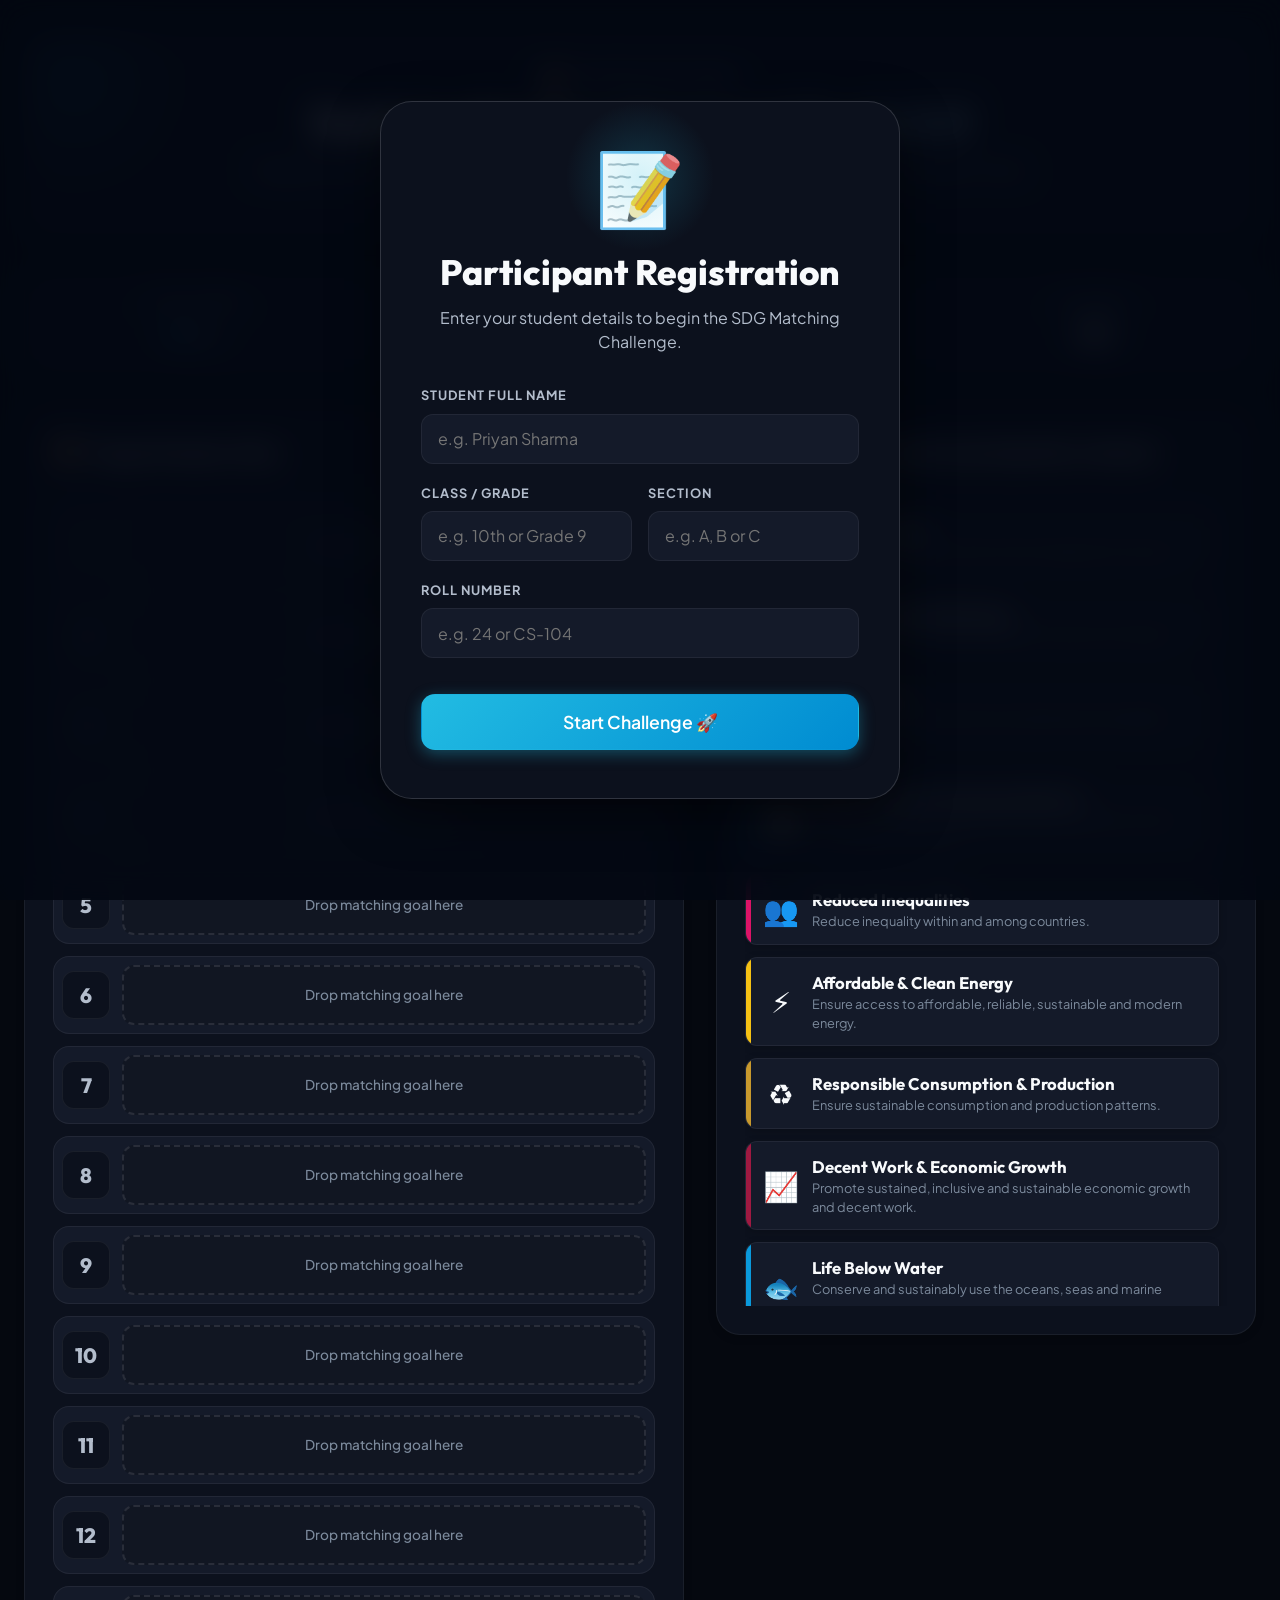
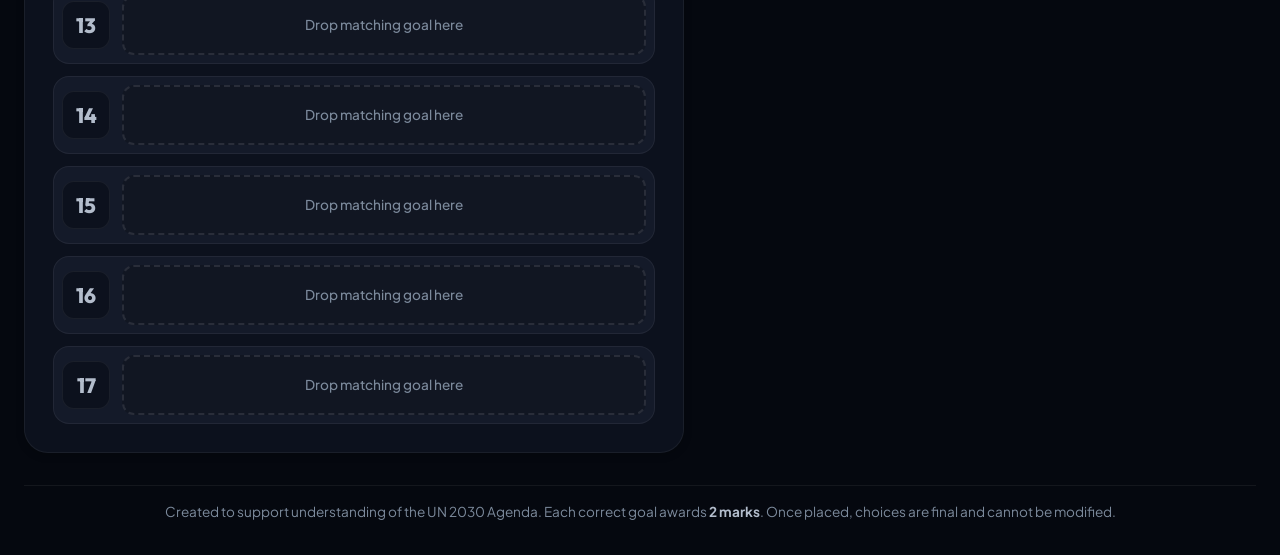
<file: index.html>
<!DOCTYPE html>
<html lang="en">
<head>
    <meta charset="UTF-8">
    <meta name="viewport" content="width=device-width, initial-scale=1.0">
    <title>UN SDG Matching Challenge 2.0</title>
    <meta name="description" content="Test your knowledge of the 17 United Nations Sustainable Development Goals (SDGs) in this interactive drag-and-drop matching game.">
    <!-- Google Fonts -->
    <link rel="preconnect" href="https://fonts.googleapis.com">
    <link rel="preconnect" href="https://fonts.gstatic.com" crossorigin>
    <link href="https://fonts.googleapis.com/css2?family=Outfit:wght@300;400;500;600;700;800&family=Plus+Jakarta+Sans:wght@300;400;500;600;700;800&display=swap" rel="stylesheet">
    <!-- Main stylesheet -->
    <link rel="stylesheet" href="style.css">
</head>
<body>
    <!-- Confetti canvas overlay -->
    <canvas id="confetti-canvas"></canvas>

    <!-- Registration Screen (Visible at start) -->
    <div id="registration-overlay" class="modal-overlay is-visible" role="dialog" aria-labelledby="reg-title">
        <div class="modal-card registration-card">
            <div class="modal-header-icon">📝</div>
            <h2 id="reg-title">Participant Registration</h2>
            <p class="modal-subtitle">Enter your student details to begin the SDG Matching Challenge.</p>
            <form id="registration-form">
                <div class="input-group">
                    <label for="participant-name">Student Full Name</label>
                    <input type="text" id="participant-name" required placeholder="e.g. Priyan Sharma" autocomplete="name">
                </div>
                <div class="form-row">
                    <div class="input-group">
                        <label for="participant-class">Class / Grade</label>
                        <input type="text" id="participant-class" required placeholder="e.g. 10th or Grade 9">
                    </div>
                    <div class="input-group">
                        <label for="participant-section">Section</label>
                        <input type="text" id="participant-section" required placeholder="e.g. A, B or C">
                    </div>
                </div>
                <div class="input-group">
                    <label for="participant-roll">Roll Number</label>
                    <input type="text" id="participant-roll" required placeholder="e.g. 24 or CS-104">
                </div>
                <button type="submit" class="btn btn-primary btn-large" style="width: 100%; margin-top: 1rem;">
                    Start Challenge 🚀
                </button>
            </form>
        </div>
    </div>

    <div class="app-container">
        <!-- Header Section -->
        <header class="app-header">
            <div class="logo-area">
                <span class="sdg-wheel-icon"></span>
                <h1>United Nations</h1>
            </div>
            <h2>Sustainable Development Goals 2.0</h2>
            <p class="subtitle">Drag the correct SDG card on the right and drop it into its matching number slot on the left. Once dropped, cards are locked and cannot be changed!</p>
        </header>

        <!-- Stats and Controls Dashboard -->
        <section class="dashboard-panel" aria-label="Game Dashboard">
            <div class="stat-box">
                <span class="stat-label">Total Marks</span>
                <span class="stat-value" id="score-display">0 <span class="score-max">/ 34</span></span>
            </div>
            <div class="stat-box">
                <span class="stat-label">Placed Goals</span>
                <span class="stat-value" id="match-display">0 / 17</span>
            </div>
            <div class="stat-box">
                <span class="stat-label">Time Elapsed</span>
                <span class="stat-value" id="timer-display">00:00</span>
            </div>
            <div class="stat-box">
                <span class="stat-label">Accuracy</span>
                <span class="stat-value" id="accuracy-display">0%</span>
            </div>
        </section>

        <!-- Main Game Area -->
        <main class="game-board" id="game-board">
            <!-- Left Side: Slots Container -->
            <section class="board-column column-left" aria-label="SDG Slots">
                <h3 class="column-title">
                    <span class="icon">📦</span> Target Number Slots
                </h3>
                <div class="slots-grid" id="slots-grid">
                    <!-- Slots dynamically injected here -->
                </div>
            </section>

            <!-- Right Side: Goals Draggable Container -->
            <section class="board-column column-right" aria-label="Draggable SDGs">
                <h3 class="column-title">
                    <span class="icon">🎨</span> Draggable Goal Cards (Identify & Match)
                </h3>
                <div class="goals-grid" id="goals-grid">
                    <!-- Draggable SDG cards dynamically injected here -->
                </div>
            </section>
        </main>

        <!-- Custom Instructions / Info Footer -->
        <footer class="app-footer">
            <p>Created to support understanding of the UN 2030 Agenda. Each correct goal awards <strong>2 marks</strong>. Once placed, choices are final and cannot be modified.</p>
        </footer>
    </div>

    <!-- Celebration / Final Result Modal -->
    <div class="modal-overlay" id="completion-modal" aria-hidden="true" role="dialog" aria-labelledby="modal-title">
        <div class="modal-card">
            <div class="modal-header-icon">🏆</div>
            <h2 id="modal-title">Challenge Completed!</h2>
            <p class="modal-subtitle" id="modal-subtitle-text">You have completed the SDG matching game challenge.</p>
            
            <div class="modal-stats">
                <div class="modal-stat-item">
                    <div class="modal-stat-val" id="modal-score">0 / 34</div>
                    <div class="modal-stat-lbl">Final Marks</div>
                </div>
                <div class="modal-stat-item">
                    <div class="modal-stat-val" id="modal-time">00:00</div>
                    <div class="modal-stat-lbl">Time Taken</div>
                </div>
                <div class="modal-stat-item">
                    <div class="modal-stat-val" id="modal-accuracy">0%</div>
                    <div class="modal-stat-lbl">Accuracy Rate</div>
                </div>
            </div>

            <div class="modal-feedback" id="modal-feedback-text">
                Excellent effort! You are an SDG expert.
            </div>

            <!-- Central Game Station Status feedback -->
            <div id="submission-status" class="submission-status sending">
                📡 Transmitting score to Central Game Station...
            </div>

            <div class="modal-actions" id="modal-actions-box">
                <button id="replay-btn" class="btn btn-primary btn-large" style="width: 100%;">
                    Play Again 🔄
                </button>
            </div>
        </div>
    </div>

    <!-- Main JS logic -->
    <script src="script.js"></script>
</body>
</html>
</file>
<file: style.css>
/* ==========================================================================
   SDG MATCHING GAME 2.0 - STYLESHEET
   Aesthetics: Sleek Dark Mode, Glassmorphism, Official SDG Color Palette
   ========================================================================== */

/* Custom SDG Color Definitions and Theme Variables */
:root {
    /* UN SDG Colors */
    --color-sdg-1: hsl(353, 79%, 52%);   /* No Poverty: Red */
    --color-sdg-2: hsl(40, 70%, 54%);    /* Zero Hunger: Mustard */
    --color-sdg-3: hsl(108, 48%, 42%);   /* Good Health: Green */
    --color-sdg-4: hsl(353, 77%, 44%);   /* Quality Education: Dark Red */
    --color-sdg-5: hsl(7, 100%, 56%);    /* Gender Equality: Orange-Red */
    --color-sdg-6: hsl(192, 77%, 51%);   /* Clean Water: Light Blue */
    --color-sdg-7: hsl(46, 92%, 52%);    /* Clean Energy: Yellow */
    --color-sdg-8: hsl(342, 73%, 36%);   /* Decent Work: Burgundy */
    --color-sdg-9: hsl(19, 97%, 57%);    /* Industry/Innovation: Orange */
    --color-sdg-10: hsl(335, 84%, 47%);  /* Reduced Inequalities: Pink/Magenta */
    --color-sdg-11: hsl(34, 98%, 57%);   /* Cities: Yellow-Orange */
    --color-sdg-12: hsl(42, 63%, 48%);   /* Consumption: Dark Yellow */
    --color-sdg-13: hsl(125, 33%, 37%);  /* Climate Action: Dark Green */
    --color-sdg-14: hsl(199, 91%, 45%);  /* Life Below Water: Blue */
    --color-sdg-15: hsl(103, 63%, 46%);  /* Life on Land: Bright Green */
    --color-sdg-16: hsl(200, 100%, 31%); /* Peace/Justice: Royal Blue */
    --color-sdg-17: hsl(205, 62%, 26%);  /* Partnerships: Navy Blue */

    /* Core Palette - Premium Dark */
    --bg-app: hsl(222, 47%, 4%);
    --bg-surface: hsl(222, 40%, 8%);
    --bg-card: hsl(222, 35%, 12%);
    --bg-card-hover: hsl(222, 30%, 16%);
    --border-color: rgba(255, 255, 255, 0.06);
    --border-color-glow: rgba(255, 255, 255, 0.15);
    
    /* Text colors */
    --text-primary: hsl(210, 40%, 98%);
    --text-secondary: hsl(215, 20%, 75%);
    --text-muted: hsl(215, 14%, 55%);
    --text-accent: hsl(192, 77%, 51%);

    /* UI feedback states */
    --color-correct: hsl(142, 69%, 43%);
    --color-wrong: hsl(350, 74%, 50%);
    --color-neutral: hsl(215, 20%, 40%);
    
    /* Typography & Effects */
    --font-sans: 'Plus Jakarta Sans', system-ui, -apple-system, BlinkMacSystemFont, 'Segoe UI', Roboto, Oxygen, Ubuntu, Cantarell, sans-serif;
    --font-title: 'Outfit', var(--font-sans);
    --shadow-sm: 0 2px 8px rgba(0, 0, 0, 0.2);
    --shadow-md: 0 8px 24px rgba(0, 0, 0, 0.35);
    --shadow-lg: 0 16px 48px rgba(0, 0, 0, 0.5);
    --glass-bg: rgba(13, 20, 38, 0.65);
    --glass-border: rgba(255, 255, 255, 0.06);
    --glass-blur: blur(12px);

    /* Durations */
    --transition-fast: 0.15s ease;
    --transition-normal: 0.25s cubic-bezier(0.25, 0.8, 0.25, 1);
    --transition-slow: 0.4s cubic-bezier(0.25, 0.8, 0.25, 1);
}

/* Reset and base rules */
* {
    box-sizing: border-box;
    margin: 0;
    padding: 0;
    user-select: none; /* Disable text select to make dragging smoother */
}

body {
    background-color: var(--bg-app);
    color: var(--text-primary);
    font-family: var(--font-sans);
    line-height: 1.5;
    min-height: 100vh;
    overflow-x: hidden;
    position: relative;
}

/* Confetti Overlay */
#confetti-canvas {
    position: fixed;
    top: 0;
    left: 0;
    width: 100%;
    height: 100%;
    pointer-events: none;
    z-index: 9999;
}

/* Main Container Layout */
.app-container {
    width: 100%;
    max-width: 1400px;
    margin: 0 auto;
    padding: 2rem 1.5rem;
    display: flex;
    flex-direction: column;
    gap: 2rem;
    position: relative;
    z-index: 10;
}

/* Custom Scrollbar */
::-webkit-scrollbar {
    width: 8px;
}
::-webkit-scrollbar-track {
    background: var(--bg-app);
}
::-webkit-scrollbar-thumb {
    background: var(--bg-card);
    border-radius: 4px;
}
::-webkit-scrollbar-thumb:hover {
    background: var(--bg-card-hover);
}

/* ==========================================================================
   HEADER SECTION
   ========================================================================== */
.app-header {
    text-align: center;
    background: var(--glass-bg);
    backdrop-filter: var(--glass-blur);
    -webkit-backdrop-filter: var(--glass-blur);
    border: 1px solid var(--glass-border);
    padding: 2rem;
    border-radius: 24px;
    box-shadow: var(--shadow-md);
    position: relative;
    overflow: hidden;
}

/* Decorative background glow */
.app-header::before {
    content: '';
    position: absolute;
    top: -50px;
    left: -50px;
    width: 200px;
    height: 200px;
    background: radial-gradient(circle, rgba(38,189,222,0.15) 0%, transparent 70%);
    pointer-events: none;
}

.logo-area {
    display: inline-flex;
    align-items: center;
    justify-content: center;
    gap: 0.75rem;
    margin-bottom: 0.5rem;
}

.logo-area h1 {
    font-size: 0.9rem;
    font-weight: 800;
    text-transform: uppercase;
    letter-spacing: 0.2em;
    color: var(--text-secondary);
}

.sdg-wheel-icon {
    width: 24px;
    height: 24px;
    background: conic-gradient(
        var(--color-sdg-1) 0% 5.88%, var(--color-sdg-2) 5.88% 11.76%,
        var(--color-sdg-3) 11.76% 17.64%, var(--color-sdg-4) 17.64% 23.52%,
        var(--color-sdg-5) 23.52% 29.4%, var(--color-sdg-6) 29.4% 35.28%,
        var(--color-sdg-7) 35.28% 41.16%, var(--color-sdg-8) 41.16% 47.04%,
        var(--color-sdg-9) 47.04% 52.92%, var(--color-sdg-10) 52.92% 58.8%,
        var(--color-sdg-11) 58.8% 64.68%, var(--color-sdg-12) 64.68% 70.56%,
        var(--color-sdg-13) 70.56% 76.44%, var(--color-sdg-14) 76.44% 82.32%,
        var(--color-sdg-15) 82.32% 88.2%, var(--color-sdg-16) 88.2% 94.08%,
        var(--color-sdg-17) 94.08% 100%
    );
    border-radius: 50%;
    animation: rotateWheel 12s linear infinite;
    box-shadow: 0 0 10px rgba(255,255,255,0.1);
}

@keyframes rotateWheel {
    100% { transform: rotate(360deg); }
}

.app-header h2 {
    font-family: var(--font-title);
    font-size: 2.5rem;
    font-weight: 800;
    line-height: 1.2;
    background: linear-gradient(135deg, var(--text-primary) 40%, hsl(200, 100%, 75%));
    -webkit-background-clip: text;
    -webkit-text-fill-color: transparent;
    margin-bottom: 0.75rem;
}

.subtitle {
    font-size: 1.05rem;
    color: var(--text-secondary);
    max-width: 800px;
    margin: 0 auto;
    font-weight: 400;
}

/* ==========================================================================
   DASHBOARD / STATS PANEL
   ========================================================================== */
.dashboard-panel {
    background: var(--glass-bg);
    backdrop-filter: var(--glass-blur);
    -webkit-backdrop-filter: var(--glass-blur);
    border: 1px solid var(--glass-border);
    border-radius: 20px;
    padding: 1.25rem 2rem;
    display: flex;
    justify-content: space-around;
    align-items: center;
    flex-wrap: wrap;
    gap: 1.5rem;
    box-shadow: var(--shadow-sm);
    position: sticky;
    top: 1rem;
    z-index: 100;
    transition: box-shadow var(--transition-normal);
}

.dashboard-panel.is-scrolled {
    box-shadow: var(--shadow-lg);
    border-color: var(--border-color-glow);
}

.stat-box {
    display: flex;
    flex-direction: column;
    gap: 0.25rem;
    align-items: center;
}

.stat-label {
    font-size: 0.75rem;
    font-weight: 700;
    text-transform: uppercase;
    letter-spacing: 0.1em;
    color: var(--text-muted);
}

.stat-value {
    font-family: var(--font-title);
    font-size: 1.6rem;
    font-weight: 700;
    color: var(--text-primary);
    display: flex;
    align-items: baseline;
}

#score-display {
    color: var(--text-accent);
}

.score-max {
    font-size: 1rem;
    color: var(--text-muted);
    margin-left: 0.25rem;
}

/* Buttons and Controls */
.btn {
    display: inline-flex;
    align-items: center;
    justify-content: center;
    gap: 0.5rem;
    padding: 0.75rem 1.5rem;
    border-radius: 12px;
    font-family: var(--font-sans);
    font-size: 0.95rem;
    font-weight: 600;
    cursor: pointer;
    border: 1px solid transparent;
    transition: all var(--transition-normal);
}

.btn-secondary {
    background: var(--bg-card);
    color: var(--text-primary);
    border-color: var(--border-color);
}

.btn-secondary:hover {
    background: var(--bg-card-hover);
    border-color: var(--border-color-glow);
    transform: translateY(-2px);
}

.btn-secondary:active {
    transform: translateY(0);
}

.btn-primary {
    background: linear-gradient(135deg, hsl(192, 77%, 51%) 0%, hsl(200, 100%, 41%) 100%);
    color: white;
    box-shadow: 0 4px 15px rgba(38, 189, 226, 0.35);
}

.btn-primary:hover {
    box-shadow: 0 6px 20px rgba(38, 189, 226, 0.5);
    transform: translateY(-2px);
}

.btn-primary:active {
    transform: translateY(0);
}

.btn-large {
    padding: 1rem 2.5rem;
    font-size: 1.1rem;
    border-radius: 14px;
}

.btn-icon {
    width: 18px;
    height: 18px;
}

/* ==========================================================================
   GAME BOARD LAYOUT
   ========================================================================== */
.game-board {
    display: grid;
    grid-template-columns: 1.1fr 0.9fr;
    gap: 2rem;
    align-items: start;
}

.board-column {
    background: var(--bg-surface);
    border: 1px solid var(--border-color);
    border-radius: 24px;
    padding: 1.75rem;
    box-shadow: var(--shadow-sm);
    min-height: 800px;
}

.column-title {
    font-family: var(--font-title);
    font-size: 1.25rem;
    font-weight: 700;
    margin-bottom: 1.5rem;
    display: flex;
    align-items: center;
    gap: 0.5rem;
    color: var(--text-primary);
    border-bottom: 1px solid var(--border-color);
    padding-bottom: 0.75rem;
}

.column-title .icon {
    font-size: 1.4rem;
}

/* ==========================================================================
   LEFT COLUMN: NUMBER TARGET SLOTS
   ========================================================================== */
.slots-grid {
    display: flex;
    flex-direction: column;
    gap: 0.75rem;
}

.slot-item {
    display: flex;
    align-items: center;
    background: var(--bg-card);
    border: 1px solid var(--border-color);
    border-radius: 16px;
    padding: 0.5rem;
    min-height: 76px;
    transition: all var(--transition-normal);
    position: relative;
    overflow: hidden;
}

.slot-number {
    width: 48px;
    height: 48px;
    min-width: 48px;
    border-radius: 12px;
    background: var(--bg-surface);
    border: 1px solid var(--border-color);
    display: flex;
    align-items: center;
    justify-content: center;
    font-family: var(--font-title);
    font-size: 1.3rem;
    font-weight: 800;
    color: var(--text-secondary);
    margin-right: 0.75rem;
    transition: all var(--transition-normal);
}

.slot-target {
    flex-grow: 1;
    min-height: 60px;
    border-radius: 12px;
    border: 2px dashed rgba(255, 255, 255, 0.1);
    background: rgba(0, 0, 0, 0.15);
    display: flex;
    align-items: center;
    justify-content: center;
    padding: 0.25rem;
    transition: all var(--transition-normal);
    position: relative;
}

/* Target Slot Empty placeholder text */
.slot-target::before {
    content: attr(data-placeholder);
    font-size: 0.85rem;
    color: var(--text-muted);
    font-weight: 500;
    pointer-events: none;
    text-align: center;
    transition: opacity var(--transition-fast);
}

.slot-target.has-card::before {
    opacity: 0;
    display: none;
}

/* Drag Over Slot Effects */
.slot-item.drag-over {
    border-color: var(--text-accent);
    box-shadow: 0 0 15px var(--accent-glow);
    background: var(--bg-card-hover);
}

.slot-item.drag-over .slot-target {
    border-color: var(--text-accent);
    background: rgba(38, 189, 226, 0.05);
}

.slot-item.drag-over .slot-number {
    color: var(--text-accent);
    border-color: var(--text-accent);
}

/* Matching Feedback States - Lock Placement visuals */
.slot-item.state-correct {
    border-color: var(--color-correct);
    background: rgba(16, 185, 129, 0.06);
}
.slot-item.state-correct .slot-number {
    background: var(--color-correct);
    color: white;
    border-color: var(--color-correct);
}
.slot-item.state-correct .slot-target {
    border: 2px solid rgba(16, 185, 129, 0.4);
    background: rgba(16, 185, 129, 0.1);
}

.slot-item.state-wrong {
    border-color: var(--color-wrong);
    background: rgba(239, 68, 68, 0.06);
}
.slot-item.state-wrong .slot-number {
    background: var(--color-wrong);
    color: white;
    border-color: var(--color-wrong);
}
.slot-item.state-wrong .slot-target {
    border: 2px solid rgba(239, 68, 68, 0.4);
    background: rgba(239, 68, 68, 0.1);
}

/* Lock matched card inside target */
.slot-target.has-card .goal-card {
    width: 100%;
    margin: 0;
    box-shadow: none;
    border: none;
    background: transparent;
    cursor: default;
}

/* ==========================================================================
   RIGHT COLUMN: DRAGGABLE GOAL CARDS
   ========================================================================== */
.goals-grid {
    display: grid;
    grid-template-columns: 1fr;
    gap: 0.75rem;
    max-height: 800px;
    overflow-y: auto;
    padding-right: 0.5rem;
}

.goal-card {
    display: flex;
    align-items: center;
    background: var(--bg-card);
    border: 1px solid var(--border-color);
    border-radius: 12px;
    padding: 0.75rem 1rem;
    cursor: grab;
    transition: all var(--transition-normal);
    position: relative;
    overflow: hidden;
    gap: 0.75rem;
    box-shadow: var(--shadow-sm);
}

/* Styling left colored indicator tag on cards */
.goal-card::before {
    content: '';
    position: absolute;
    left: 0;
    top: 0;
    bottom: 0;
    width: 5px;
    background: var(--sdg-color, var(--color-neutral));
    transition: width var(--transition-fast);
}

.goal-card:hover {
    background: var(--bg-card-hover);
    border-color: var(--border-color-glow);
    transform: translateY(-2px);
    box-shadow: var(--shadow-md);
}

.goal-card:hover::before {
    width: 8px;
}

.goal-card:active {
    cursor: grabbing;
}

/* Visual cue when card is being dragged */
.goal-card.dragging {
    opacity: 0.4;
    border: 1px dashed var(--text-muted);
    transform: scale(0.98);
    box-shadow: none;
}

/* Tap to select fallback visual states */
.goal-card.selected {
    border-color: var(--text-accent);
    box-shadow: 0 0 12px var(--accent-glow);
    background: var(--bg-card-hover);
    transform: scale(1.02);
}

.goal-card.selected::before {
    width: 10px;
}

/* Card Content Details */
.goal-icon {
    font-size: 1.8rem;
    min-width: 38px;
    display: flex;
    align-items: center;
    justify-content: center;
}

.goal-info {
    display: flex;
    flex-direction: column;
    flex-grow: 1;
}

.goal-title {
    font-family: var(--font-title);
    font-size: 1.05rem;
    font-weight: 700;
    color: var(--text-primary);
}

.goal-desc {
    font-size: 0.8rem;
    color: var(--text-muted);
    font-weight: 400;
}

/* When placed card is inside slot */
.slot-target .goal-card {
    padding: 0.25rem 0.5rem;
    min-height: 50px;
}

.slot-target .goal-card::before {
    display: none;
}

.slot-target .goal-icon {
    font-size: 1.5rem;
    min-width: 30px;
}

.slot-target .goal-title {
    font-size: 0.95rem;
}

.slot-target .goal-desc {
    display: none;
}

/* Locked status text shown when item is matched */
.slot-lock-indicator {
    display: flex;
    align-items: center;
    justify-content: center;
    color: var(--text-muted);
    font-size: 0.95rem;
    margin-left: 0.5rem;
    padding: 0.25rem;
}

.state-correct .slot-lock-indicator {
    color: var(--color-correct);
}

.state-wrong .slot-lock-indicator {
    color: var(--color-wrong);
}

/* ==========================================================================
   INPUTS & FORM FIELDS (REGISTRATION & CENTRAL SUBMISSION)
   ========================================================================== */
.input-group {
    display: flex;
    flex-direction: column;
    gap: 0.5rem;
    text-align: left;
    margin-bottom: 1.25rem;
}

.input-group label {
    font-size: 0.8rem;
    font-weight: 700;
    color: var(--text-secondary);
    text-transform: uppercase;
    letter-spacing: 0.08em;
}

.input-group input {
    background: var(--bg-card);
    border: 1px solid var(--border-color);
    border-radius: 12px;
    padding: 0.85rem 1rem;
    color: var(--text-primary);
    font-family: var(--font-sans);
    font-size: 1rem;
    width: 100%;
    transition: all var(--transition-fast);
}

.input-group input:focus {
    outline: none;
    border-color: var(--text-accent);
    box-shadow: 0 0 10px var(--accent-glow);
    background: var(--bg-card-hover);
}

/* Submission feedback states */
.submission-status {
    margin-top: 1rem;
    font-size: 0.95rem;
    font-weight: 600;
    min-height: 24px;
    transition: color var(--transition-fast);
}

.submission-status.sending {
    color: var(--text-accent);
}

.submission-status.success {
    color: var(--color-correct);
}

.submission-status.error {
    color: var(--color-wrong);
}

#registration-form {
    width: 100%;
}

.modal-actions {
    display: flex;
    gap: 1rem;
    justify-content: center;
    width: 100%;
}

.modal-actions .btn {
    flex: 1;
}

/* ==========================================================================
   FOOTER SECTION
   ========================================================================== */
.app-footer {
    text-align: center;
    color: var(--text-muted);
    font-size: 0.85rem;
    padding-top: 1rem;
    border-top: 1px solid var(--border-color);
}

.app-footer strong {
    color: var(--text-secondary);
}

/* ==========================================================================
   MODAL / OVERLAY FOR END-GAME CHAMPION RESULTS
   ========================================================================== */
.modal-overlay {
    position: fixed;
    top: 0;
    left: 0;
    width: 100%;
    height: 100%;
    background: rgba(3, 7, 18, 0.88);
    backdrop-filter: blur(16px);
    -webkit-backdrop-filter: blur(16px);
    display: flex;
    align-items: center;
    justify-content: center;
    z-index: 1000;
    opacity: 0;
    pointer-events: none;
    transition: opacity var(--transition-slow);
    padding: 1.5rem;
}

.modal-overlay.is-visible {
    opacity: 1;
    pointer-events: auto;
}

.modal-card {
    background: var(--bg-surface);
    border: 1px solid var(--border-color-glow);
    box-shadow: var(--shadow-lg);
    border-radius: 32px;
    max-width: 550px;
    width: 100%;
    padding: 3rem 2.5rem;
    text-align: center;
    transform: scale(0.9) translateY(20px);
    transition: transform var(--transition-slow);
    position: relative;
    overflow: hidden;
    display: flex;
    flex-direction: column;
    align-items: center;
}

.modal-overlay.is-visible .modal-card {
    transform: scale(1) translateY(0);
}

.modal-card::before {
    content: '';
    position: absolute;
    top: 0;
    left: 50%;
    transform: translateX(-50%);
    width: 150px;
    height: 150px;
    background: radial-gradient(circle, rgba(38,189,222,0.2) 0%, transparent 70%);
    pointer-events: none;
}

.modal-header-icon {
    font-size: 4.5rem;
    line-height: 1;
    margin-bottom: 1.5rem;
    animation: pulseIcon 2.5s infinite ease-in-out;
}

@keyframes pulseIcon {
    0%, 100% { transform: scale(1); }
    50% { transform: scale(1.1); }
}

.modal-card h2 {
    font-family: var(--font-title);
    font-size: 2.2rem;
    font-weight: 800;
    color: var(--text-primary);
    margin-bottom: 0.5rem;
}

.modal-subtitle {
    font-size: 1rem;
    color: var(--text-secondary);
    margin-bottom: 2rem;
}

/* Modal Statistics Box Group */
.modal-stats {
    display: grid;
    grid-template-columns: 1fr 1fr 1fr;
    gap: 1rem;
    margin-bottom: 2rem;
    width: 100%;
}

.modal-stat-item {
    background: var(--bg-card);
    border: 1px solid var(--border-color);
    border-radius: 18px;
    padding: 1.25rem 0.5rem;
    display: flex;
    flex-direction: column;
    gap: 0.25rem;
}

.modal-stat-val {
    font-family: var(--font-title);
    font-size: 1.4rem;
    font-weight: 800;
    color: var(--text-accent);
}

#modal-score {
    color: hsl(142, 69%, 45%);
}

.modal-stat-lbl {
    font-size: 0.7rem;
    font-weight: 700;
    text-transform: uppercase;
    letter-spacing: 0.05em;
    color: var(--text-muted);
}

.modal-feedback {
    background: rgba(255, 255, 255, 0.02);
    border: 1px dashed var(--border-color);
    border-radius: 16px;
    padding: 1.25rem;
    font-size: 1rem;
    font-weight: 500;
    line-height: 1.5;
    color: var(--text-secondary);
    margin-bottom: 2rem;
    width: 100%;
}

/* ==========================================================================
   RESPONSIVE DESIGN ADAPTATIONS
   ========================================================================== */

@media (max-width: 1200px) {
    .app-container {
        padding: 1.5rem 1rem;
    }
    .game-board {
        gap: 1.5rem;
    }
    .board-column {
        padding: 1.25rem;
        min-height: 700px;
    }
}

@media (max-width: 992px) {
    .game-board {
        grid-template-columns: 1fr;
        gap: 2rem;
    }
    
    .board-column {
        min-height: auto;
    }

    .goals-grid {
        max-height: 450px;
    }

    .dashboard-panel {
        padding: 1rem;
        border-radius: 16px;
        position: sticky;
        top: 0.5rem;
    }

    .stat-value {
        font-size: 1.3rem;
    }
}

@media (max-width: 576px) {
    .app-header h2 {
        font-size: 1.8rem;
    }

    .subtitle {
        font-size: 0.9rem;
    }

    .dashboard-panel {
        display: grid;
        grid-template-columns: 1fr 1fr;
        gap: 1rem;
        padding: 1rem;
    }

    .stat-box:nth-child(even) {
        text-align: right;
    }

    .stat-box:nth-child(even) .stat-value {
        justify-content: flex-end;
    }

    .slot-item {
        min-height: 66px;
    }

    .slot-number {
        width: 38px;
        height: 38px;
        min-width: 38px;
        font-size: 1.1rem;
        margin-right: 0.5rem;
    }

    .slot-target::before {
        font-size: 0.75rem;
    }

    .goal-card {
        padding: 0.6rem 0.8rem;
    }

    .goal-icon {
        font-size: 1.4rem;
        min-width: 30px;
    }

    .goal-title {
        font-size: 0.9rem;
    }

    .goal-desc {
        font-size: 0.75rem;
    }

    .modal-card {
        padding: 2rem 1.5rem;
    }

    .modal-card h2 {
        font-size: 1.7rem;
    }

    .modal-stats {
        grid-template-columns: 1fr;
        gap: 0.75rem;
    }

    .modal-stat-item {
        padding: 0.75rem;
        flex-direction: row;
        justify-content: space-between;
        align-items: center;
    }

    .modal-stat-val {
        order: 2;
        font-size: 1.2rem;
    }

    .modal-stat-lbl {
        order: 1;
    }

    .modal-actions {
        flex-direction: column;
        gap: 0.75rem;
    }
}


/* ==========================================================================
   NAVIGATION BAR & REGISTRATION FORM EXTENSIONS
   ========================================================================== */
.top-nav {
    display: flex;
    justify-content: space-between;
    align-items: center;
    padding: 0.25rem 0;
    margin-bottom: -0.75rem;
}
.nav-badge {
    background: rgba(38, 189, 226, 0.12);
    border: 1px solid rgba(38, 189, 226, 0.3);
    color: var(--text-accent);
    padding: 0.35rem 0.85rem;
    border-radius: 999px;
    font-size: 0.8rem;
    font-weight: 700;
    letter-spacing: 0.05em;
    text-transform: uppercase;
}
.station-btn {
    text-decoration: none;
    background: var(--bg-card);
    border: 1px solid var(--border-color-glow);
    color: var(--text-primary);
    padding: 0.5rem 1.15rem;
    border-radius: 12px;
    font-size: 0.88rem;
    font-weight: 600;
    display: inline-flex;
    align-items: center;
    gap: 0.5rem;
    transition: all var(--transition-fast);
}
.station-btn:hover {
    background: var(--bg-card-hover);
    border-color: var(--text-accent);
    transform: translateY(-2px);
    box-shadow: 0 4px 15px rgba(38, 189, 226, 0.2);
}
.form-row {
    display: grid;
    grid-template-columns: 1fr 1fr;
    gap: 1rem;
}
.registration-card {
    max-width: 520px;
}
@media (max-width: 576px) {
    .form-row {
        grid-template-columns: 1fr;
        gap: 0;
    }
}
</file>
